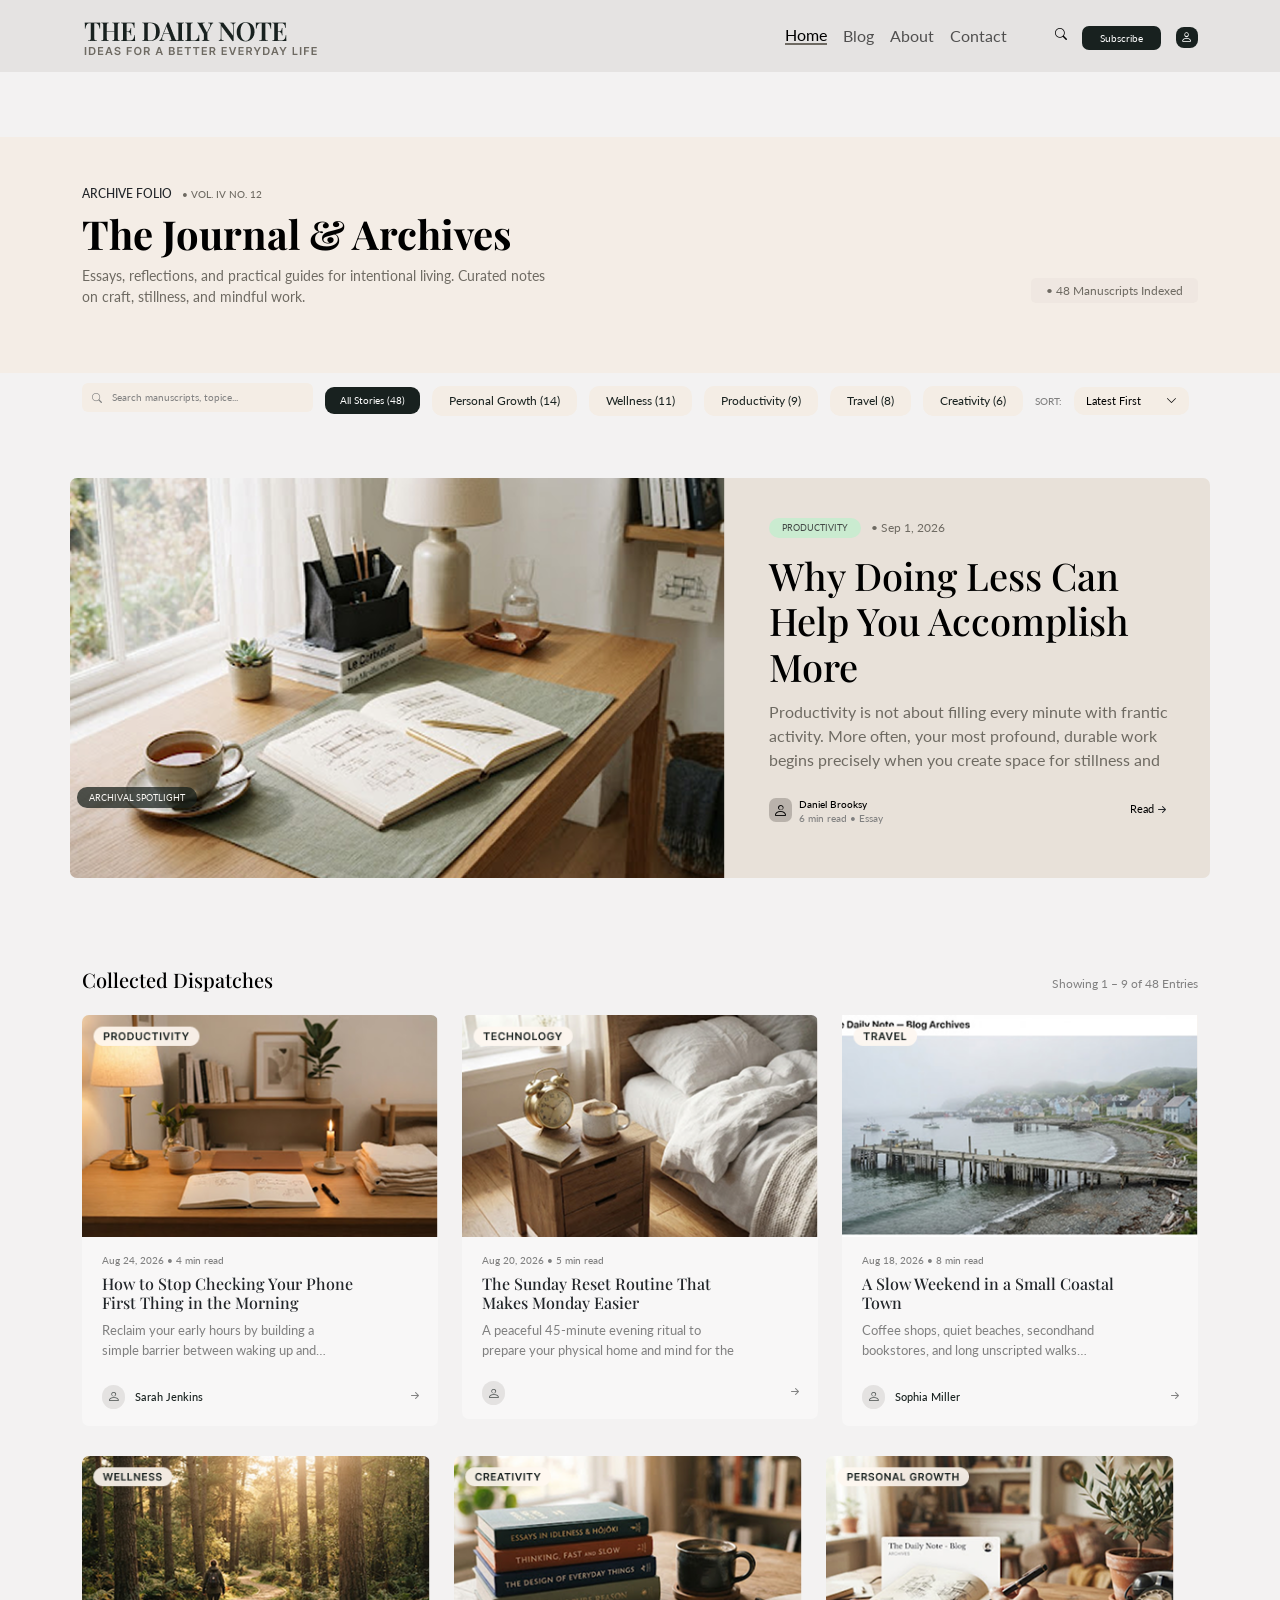
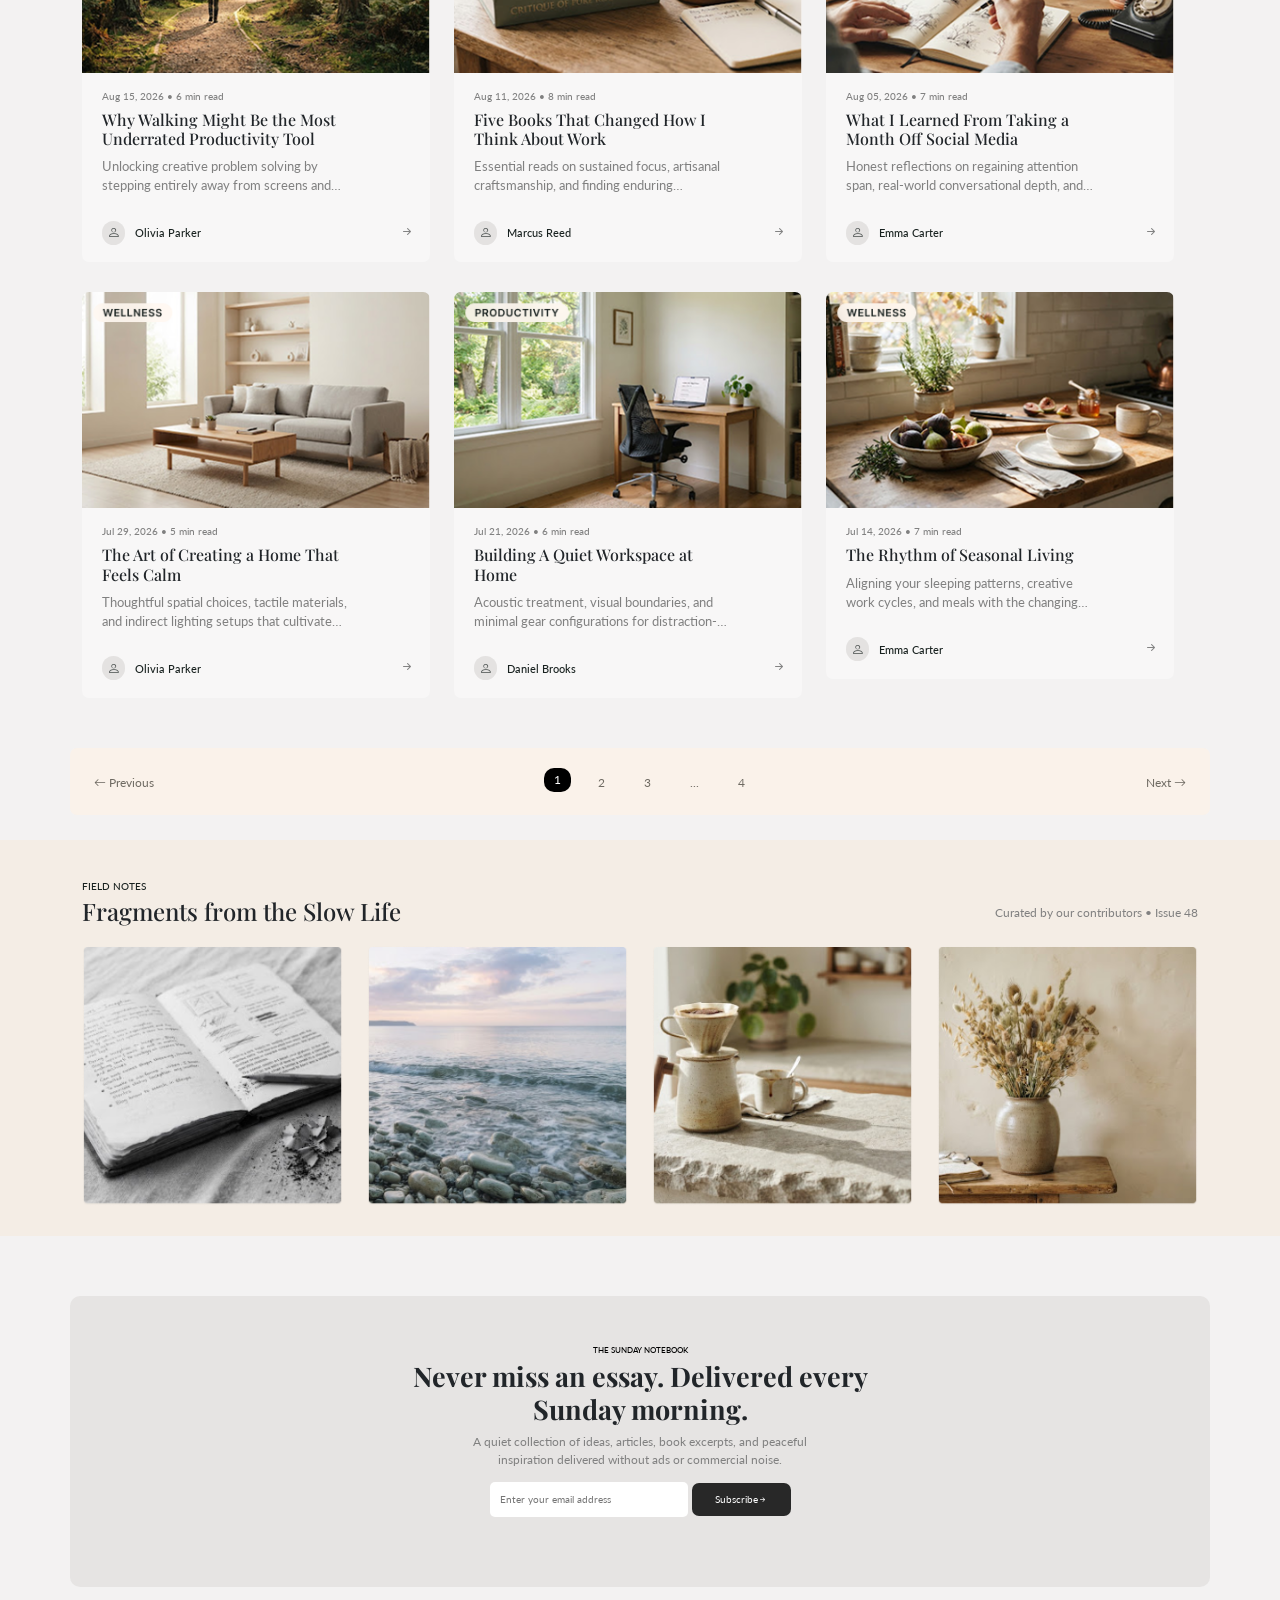
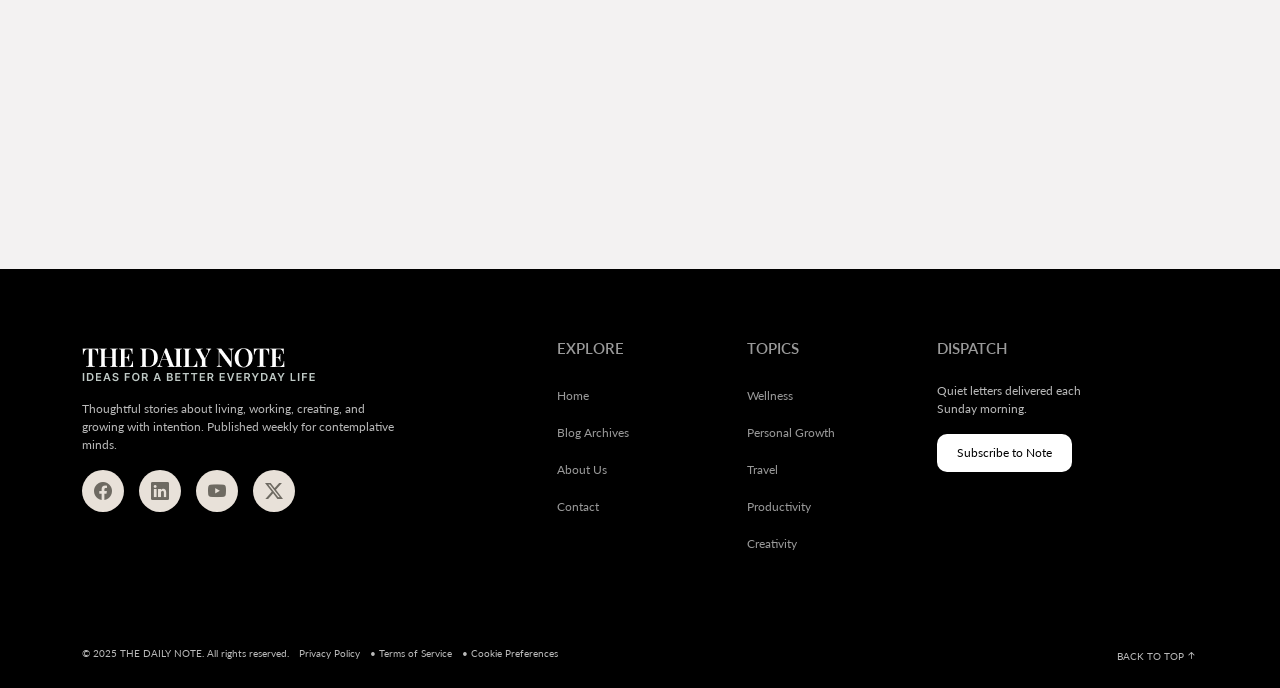
<file: index.html>
<!DOCTYPE html>
<html lang="en">
<head>
    <meta charset="UTF-8">
    <meta name="viewport" content="width=device-width, initial-scale=1.0">
    <title>Blog Website</title>
     <!------- CSS---------->
    <link rel="stylesheet" href="style.css">
    <link rel="stylesheet" href="responsive.css">
    <!-------Bootstrap Icon---------->
    <link rel="stylesheet" href="https://cdn.jsdelivr.net/npm/bootstrap-icons@1.13.1/font/bootstrap-icons.min.css">

    <!-------Bootstrap Css---------->
    <link rel="stylesheet" href="https://cdn.jsdelivr.net/npm/bootstrap@5.3.8/dist/css/bootstrap.min.css">
</head>
<body>
    <!-- Navbar -->
    <nav class="navbar navbar-expand-lg">
        <div class="container">
            <a class="navbar-brand" href="#"><img src="img/Link.png" alt="Logo"></a>

            <button class="navbar-toggler" type="button"
                data-bs-toggle="collapse" data-bs-target="#menu">
                <span class="navbar-toggler-icon"></span>
            </button>

            <div class="collapse navbar-collapse" id="menu">
                <ul class="navbar-nav ms-auto">
                   <a class="nav-link active" href="index.html">Home</a>
                    <li class="nav-item"><a class="nav-link" href="blog.html">Blog</a></li>
                    <li class="nav-item"><a class="nav-link" href="about.html">About</a></li>
                    <li class="nav-item"><a class="nav-link" href="contact.html">Contact</a></li>
                </ul>
            <div class="proson-nav">                
                <h6><i class="bi bi-search"></i></h6>
                <a href=""><span>Subscribe</span></a>
                <a href=""><i class="bi bi-person"></i></a>
            </div>
            </div>
        </div>
    </nav>
    
    <div class="header">
        <div class="container">
            <div class="row">
               <div class="col-lg-12 col-md-12 col-sm-12">
                <div class="header-area">
                    <h6>ARCHIVE FOLIO</h6>
                    <h5>• VOL. IV NO. 12</h5>
                </div>
                <div class="home">
                    <div>
                    <h1>The Journal & Archives</h1>
                    <p>Essays, reflections, and practical guides for intentional living. Curated notes<br>
                    on craft, stillness, and mindful work.</p>
                    </div>
                    <div class="for">
                        <a href="">• 48 Manuscripts Indexed</a>
                    </div>
                </div>
                </div>
            </div>
        </div>
    </div>
    <div class="container more">
        <div class="row">
            <div class="proson">
                <div class="proson-item">
                    <p><i class="bi bi-search"></i>Search manuscripts, topice...</p>
                    <span>All Stories (48)</span>
                    <a href="">Personal Growth (14)</a>
                    <a href="">Wellness (11)</a>
                    <a href="">Productivity (9)</a>
                    <a href="">Travel (8)</a>
                    <a href="">Creativity (6)</a>
                    <h6>SORT:</h6>
                    <button>Latest First<i class="bi bi-chevron-down"></i></button>
                </div>
            </div>
        </div>
    </div>

    <!---######### Hero Area ############-->
    <section class="space">
        <div class="container less">
            <div class="row">
                <div class="col-lg-7 col-md-7 col-sm-12">
                    <div class="hero-area">
                        <img class="img-fluid" src="img/Image (1).png" alt="">
                    </div>
                    <div class="hero">
                        <span>ARCHIVAL SPOTLIGHT</span>
                    </div>
                </div>
                <div class="col-lg-5 col-md-5 col-sm-12">
                    <div class="help">
                    <div class="heros-area">
                       <a href="">PRODUCTIVITY</a>
                       <span>• Sep 1, 2026</span>
                    </div>
                    <div class="heros">
                        <h2>Why Doing Less Can Help You Accomplish More</h2>
                        <p>Productivity is not about filling every minute with frantic
                        activity. More often, your most profound, durable work
                        begins precisely when you create space for stillness and</p>
                    </div>
                    <div class="doing">
                        <div class="doint-item">
                            <div>
                                <a href=""><i class="bi bi-person"></i></a>
                            </div>
                            <div class="reads">
                                <h6>Daniel Brooksy</h6>
                                <h5>6 min read • Essay</h5>
                            </div>
                        </div>
                        <div class="min">
                            <a href="">Read</a>
                            <i class="bi bi-arrow-right-short"></i>
                        </div>
                    </div>
                </div>
             </div>   
            </div>
        </div>
    </section>

    <!---######### Section 1 ############-->
    <section>
        <div class="container stop">
            <div class="row">
                <div class="col-lg-12 col-md-12 col-sm-12">
                    <div class="colleeted">
                        <h2>Collected Dispatches</h2>
                        <span>Showing 1 – 9 of 48 Entries</span>
                    </div>
                </div>
                <div class="col-lg-4 col-md-4 col-sm-12">
                    <div class="cheekings">
                        <img class="img-fluid" src="img/Background.png" alt="">
                    </div>
                    <div class="first">
                    <div>
                        <h6>Aug 24, 2026 • 4 min read</h6>
                        <h3>How to Stop Checking Your Phone<br> First Thing in the Morning</h3>
                        <p>Reclaim your early hours by building a<br> simple barrier between waking up and…</p>
                    </div>
                    <div class="yours">
                        <div class="sarah">
                            <a href=""><i class="bi bi-person"></i></a>
                            <h5>Sarah Jenkins</h5>
                        </div>
                        <div>
                           <i class="bi bi-arrow-right-short"></i> 
                        </div>
                    </div>
                    </div>
                </div>
                <div class="col-lg-4 col-md-4 col-sm-12">
                    <div class="cheekings">
                        <img class="img-fluid" src="img/Background (1).png" alt="">
                    </div>
                    <div class="first">
                    <div>
                        <h6>Aug 20, 2026 • 5 min read</h6>
                        <h3>The Sunday Reset Routine That<br>Makes Monday Easier</h3>
                        <p>A peaceful 45-minute evening ritual to<br>prepare your physical home and mind for the</p>
                    </div>
                    <div class="yours">
                        <div>
                            <a href=""><i class="bi bi-person"></i></a>
                        </div>
                        <div class="icon">
                           <i class="bi bi-arrow-right-short"></i> 
                        </div>
                    </div>
                    </div>
                </div>
                <div class="col-lg-4 col-md-4 col-sm-12">
                    <div class="cheeking">
                        <img class="img-fluid" src="img/Background (2).png" alt="">
                    </div>
                    <div class="first">
                    <div>
                        <h6>Aug 18, 2026 • 8 min read</h6>
                        <h3>A Slow Weekend in a Small Coastal <br>Town </h3>
                        <p>Coffee shops, quiet beaches, secondhand<br>bookstores, and long unscripted walks…</p>
                    </div>
                    <div class="yours">
                        <div class="sarah">
                            <a href=""><i class="bi bi-person"></i></a>
                            <h5>Sophia Miller</h5>
                        </div>
                        <div>
                           <i class="bi bi-arrow-right-short"></i> 
                        </div>
                    </div>
                    </div>
                </div>
                <div class="row">
                      <div class="col-lg-4 col-md-4 col-sm-12">
                    <div class="cheekings">
                        <img class="img-fluid" src="img/Background (3).png" alt="">
                    </div>
                    <div class="first">
                    <div>
                        <h6>Aug 15, 2026 • 6 min read</h6>
                        <h3>Why Walking Might Be the Most<br> Underrated Productivity Tool</h3>
                        <p>Unlocking creative problem solving by<br> stepping entirely away from screens and…</p>
                    </div>
                    <div class="yours">
                        <div class="sarah">
                            <a href=""><i class="bi bi-person"></i></a>
                            <h5>Olivia Parker</h5>
                        </div>
                        <div>
                           <i class="bi bi-arrow-right-short"></i> 
                        </div>
                    </div>
                    </div>
                </div>
                <div class="col-lg-4 col-md-4 col-sm-12">
                    <div class="cheekings">
                        <img class="img-fluid" src="img/Background (4).png" alt="">
                    </div>
                    <div class="first">
                    <div>
                        <h6>Aug 11, 2026 • 8 min read</h6>
                        <h3>Five Books That Changed How I<br>Think About Work</h3>
                        <p>Essential reads on sustained focus, artisanal<br>craftsmanship, and finding enduring…</p>
                    </div>
                    <div class="yours">
                        <div class="sarah">
                            <a href=""><i class="bi bi-person"></i></a>
                            <h5>Marcus Reed</h5>
                        </div>
                        <div class="icon">
                           <i class="bi bi-arrow-right-short"></i> 
                        </div>
                    </div>
                    </div>
                </div>
                <div class="col-lg-4 col-md-4 col-sm-12">
                    <div class="cheekingm">
                        <img class="img-fluid" src="img/Background (5).png" alt="">
                    </div>
                    <div class="first">
                    <div>
                        <h6>Aug 05, 2026 • 7 min read</h6>
                        <h3>What I Learned From Taking a<br>Month Off Social Media </h3>
                        <p>Honest reflections on regaining attention<br>span, real-world conversational depth, and…</p>
                    </div>
                    <div class="yours">
                        <div class="sarah">
                            <a href=""><i class="bi bi-person"></i></a>
                            <h5>Emma Carter</h5>
                        </div>
                        <div>
                           <i class="bi bi-arrow-right-short"></i> 
                        </div>
                    </div>
                    </div>
                </div>
                </div>
               <div class="row">
                    <div class="col-lg-4 col-md-4 col-sm-12">
                    <div class="cheekings">
                        <img class="img-fluid" src="img/Background (6).png" alt="">
                    </div>
                    <div class="first">
                    <div>
                        <h6>Jul 29, 2026 • 5 min read</h6>
                        <h3>The Art of Creating a Home That<br>Feels Calm</h3>
                        <p>Thoughtful spatial choices, tactile materials,<br>and indirect lighting setups that cultivate…</p>
                    </div>
                    <div class="yours">
                        <div class="sarah">
                            <a href=""><i class="bi bi-person"></i></a>
                            <h5>Olivia Parker</h5>
                        </div>
                        <div>
                           <i class="bi bi-arrow-right-short"></i> 
                        </div>
                    </div>
                    </div>
                </div>
                <div class="col-lg-4 col-md-4 col-sm-12">
                    <div class="cheekings">
                        <img class="img-fluid" src="img/Background (7).png" alt="">
                    </div>
                    <div class="first">
                    <div>
                        <h6>Jul 21, 2026 • 6 min read</h6>
                        <h3>Building A Quiet Workspace at<br>Home</h3>
                        <p>Acoustic treatment, visual boundaries, and<br>minimal gear configurations for distraction-…</p>
                    </div>
                    <div class="yours">
                        <div class="sarah">
                            <a href=""><i class="bi bi-person"></i></a>
                            <h5>Daniel Brooks</h5>
                        </div>
                        <div class="icon">
                           <i class="bi bi-arrow-right-short"></i> 
                        </div>
                    </div>
                    </div>
                </div>
                <div class="col-lg-4 col-md-4 col-sm-12">
                    <div class="cheekingm">
                        <img class="img-fluid" src="img/Background (8).png" alt="">
                    </div>
                    <div class="first">
                    <div>
                        <h6>Jul 14, 2026 • 7 min read</h6>
                        <h3>The Rhythm of Seasonal Living</h3>
                        <p>Aligning your sleeping patterns, creative<br>work cycles, and meals with the changing…</p>
                    </div>
                    <div class="yours">
                        <div class="sarah">
                            <a href=""><i class="bi bi-person"></i></a>
                            <h5>Emma Carter</h5>
                        </div>
                        <div>
                           <i class="bi bi-arrow-right-short"></i> 
                        </div>
                    </div>
                    </div>
                </div>
                </div> 
            </div>
        </div>
    </section>
    <!---######### Pagination ############-->
   <div class="container next">
    <nav aria-label="Page navigation">
        <ul class="pagination justify-content-between align-items-center">

            <li class="page-item">
                <a class="page-link" href="#">
                    <i class="bi bi-arrow-left"></i> Previous
                </a>
            </li>

            <div class="d-flex gap-3">
                <li class="page-item active">
                    <a class="page-link" href="#">1</a>
                </li>
                <li class="page-item">
                    <a class="page-link" href="#">2</a>
                </li>
                <li class="page-item">
                    <a class="page-link" href="#">3</a>
                </li>
                <li class="page-item">
                    <a class="page-link" href="#">...</a>
                </li>
                <li class="page-item">
                    <a class="page-link" href="#">4</a>
                </li>
            </div>

            <li class="page-item">
                <a class="page-link" href="#">
                    Next <i class="bi bi-arrow-right"></i>
                </a>
            </li>

        </ul>
    </nav>
</div>

    <!---######### Section 4 ############-->
   <section class="our">
    <div class="container">
        <div class="row">

            <div class="col-12">
                <div class="form-life">
                    <div>
                        <h6>FIELD NOTES</h6>
                        <h2>Fragments from the Slow Life</h2>
                    </div>

                    <div class="issue">
                        <span>Curated by our contributors • Issue 48</span>
                    </div>
                </div>
            </div>

            <div class="col-lg-3 col-md-3 col-6">
                <div class="contributors">
                    <img class="img-fluid" src="img/Background+Shadow.png" alt="">
                </div>
            </div>

            <div class="col-lg-3 col-md-3 col-6">
                <div class="contributors">
                    <img class="img-fluid" src="img/Background+Shadow (1).png" alt="">
                </div>
            </div>

            <div class="col-lg-3 col-md-3 col-6">
                <div class="contributors">
                    <img class="img-fluid" src="img/Background+Shadow (2).png" alt="">
                </div>
            </div>

            <div class="col-lg-3 col-md-3 col-6">
                <div class="contributors">
                    <img class="img-fluid" src="img/Background+Shadow (3).png" alt="">
                </div>
            </div>

        </div>
    </div>
</section>

    <!---######### Section 5 ############-->
    <section>
        <div class="container sunday">
            <div class="row">
                <div class="col-lg-12 col-md-12 col-sm-12">
                    <div class="navers">
                        <h6>THE SUNDAY NOTEBOOK</h6>
                        <h2>Never miss an essay. Delivered every<br> Sunday morning.</h2>
                        <p>A quiet collection of ideas, articles, book excerpts, and peaceful<br> inspiration delivered without ads or commercial noise.</p>
                        <input type="text" placeholder="Enter your email address">
                        <button>Subscribe<i class="bi bi-arrow-right-short"></i></button>
                    </div>
                </div>
            </div>
        </div>
    </section>

     <!---######### Footer ############-->
    <footer class="footer-section">
    <div class="container">
        <div class="row gy-4">

            <!-- About -->
            <div class="col-lg-5 col-md-5">
                <img src="img/Container.png" alt="">
                <div class="footer-text">
                <p>
                   Thoughtful stories about living, working, creating, and<br>growing with intention. Published weekly for contemplative<br>minds.
                </p>
                </div>
                <div class="social-icons">
                    <a href="#"><i class="bi bi-facebook"></i></a>
                    <a href="#"><i class="bi bi-linkedin"></i></a>
                    <a href="#"><i class="bi bi-youtube"></i></a>
                    <a href="#"><i class="bi bi-twitter-x"></i></a>
                </div>
            </div>

            <!-- Quick Links -->
            <div class="col-lg-2 col-md-2">
                <h4>EXPLORE</h4>
                <ul>
                    <li><a href="#">Home</a></li>
                    <li><a href="blog.html">Blog Archives</a></li>
                    <li><a href="about.html">About Us</a></li>
                    <li><a href="contact.html">Contact</a></li>
                </ul>
            </div>

            <!-- Services -->
            <div class="col-lg-2 col-md-2">
                <h4>TOPICS</h4>
                <ul>
                    <li><a href="#">Wellness</a></li>
                    <li><a href="#">Personal Growth</a></li>
                    <li><a href="#">Travel</a></li>
                    <li><a href="#">Productivity</a></li>
                    <li><a href="#">Creativity</a></li>
                </ul>
            </div>

            <!-- Newsletter -->
            <div class="col-lg-3 col-md-3">
                <h4>DISPATCH</h4>
                <div class="footer-text">
                <p>
                    Quiet letters delivered each<br>Sunday morning.
                </p>
                <button>Subscribe to Note</button>
            </div>
            </div>
        </div>
    </div>

    <!-- Copyright -->
    <div class="footer-bottom">
        <div class="container">
            <div class="row align-items-center gy-2">
                <div class="col-md-6 terms">
                    <p>© 2025 THE DAILY NOTE. All rights reserved.</p>
                    <a href="">Privacy Policy</a>
                    <a href="">• Terms of Service</a>
                    <a href="">• Cookie Preferences</a>
                </div>

                <div class="col-md-6 text-md-end">
                    <a href="#">BACK TO TOP<i class="bi bi-arrow-up-short"></i></a>
                </div>
            </div>
        </div>
    </div>
</footer>
   <!-------Bootstrap Js---------->
    <script src="https://cdn.jsdelivr.net/npm/bootstrap@5.3.8/dist/js/bootstrap.bundle.min.js"></script>  
</body>
</html>
</file>
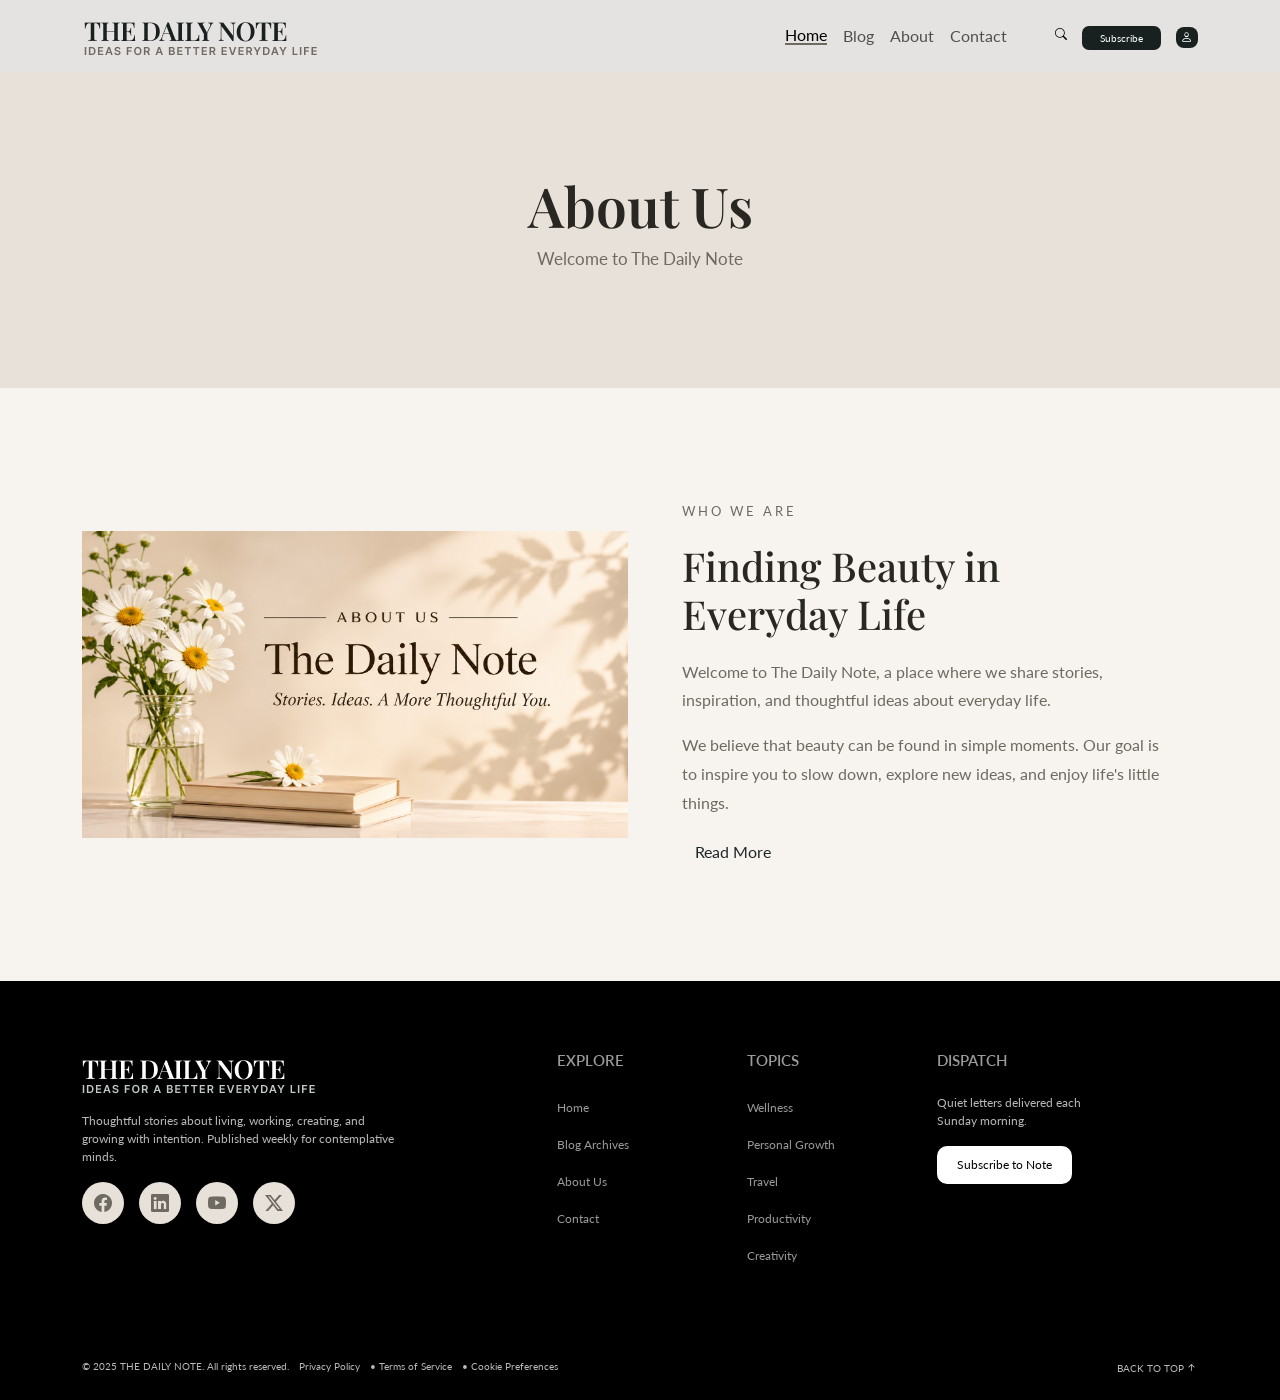
<file: about.html>
<!DOCTYPE html>
<html lang="en">
<head>
    <meta charset="UTF-8">
    <meta name="viewport" content="width=device-width, initial-scale=1.0">
    <title>Blog Website</title>
     <!------- CSS---------->
    <link rel="stylesheet" href="style.css">
    <link rel="stylesheet" href="responsive.css">
    <!-------Bootstrap Icon---------->
    <link rel="stylesheet" href="https://cdn.jsdelivr.net/npm/bootstrap-icons@1.13.1/font/bootstrap-icons.min.css">

    <!-------Bootstrap Css---------->
    <link rel="stylesheet" href="https://cdn.jsdelivr.net/npm/bootstrap@5.3.8/dist/css/bootstrap.min.css">
</head>
<body>
    <!-- Navbar -->
    <nav class="navbar navbar-expand-lg">
        <div class="container">
            <a class="navbar-brand" href="#"><img src="img/Link.png" alt="Logo"></a>

            <button class="navbar-toggler" type="button"
                data-bs-toggle="collapse" data-bs-target="#menu">
                <span class="navbar-toggler-icon"></span>
            </button>

            <div class="collapse navbar-collapse" id="menu">
                <ul class="navbar-nav ms-auto">
                   <a class="nav-link active" href="index.html">Home</a>
                    <li class="nav-item"><a class="nav-link" href="blog.html">Blog</a></li>
                    <li class="nav-item"><a class="nav-link" href="about.html">About</a></li>
                    <li class="nav-item"><a class="nav-link" href="contact.html">Contact</a></li>
                </ul>
            <div class="proson-nav">                
                <h6><i class="bi bi-search"></i></h6>
                <a href=""><span>Subscribe</span></a>
                <a href=""><i class="bi bi-person"></i></a>
            </div>
            </div>
        </div>
    </nav>
<!-- Section 1: About Banner -->
<section class="about-banner">
    <div class="container text-center">
        <h1>About Us</h1>
        <p>Welcome to The Daily Note</p>
    </div>
</section>

<!-- Section 2: About Content -->
<section class="about-section">
    <div class="container">
        <div class="row align-items-center">

            <div class="col-lg-6 col-md-6 col-12">
                <img src="img/The Daily Note About Banner.png"
                     class="img-fluid about-img"
                     alt="Beautiful Flowers">
            </div>

            <div class="col-lg-6 col-md-6 col-12">
                <div class="about-content">
                    <span>WHO WE ARE</span>

                    <h2>Finding Beauty in Everyday Life</h2>

                    <p>
                        Welcome to The Daily Note, a place where we share
                        stories, inspiration, and thoughtful ideas about
                        everyday life.
                    </p>

                    <p>
                        We believe that beauty can be found in simple
                        moments. Our goal is to inspire you to slow down,
                        explore new ideas, and enjoy life's little things.
                    </p>

                    <a href="#" class="btn about-btn">Read More</a>
                </div>
            </div>

        </div>
    </div>
</section>

     <!---######### Footer ############-->
    <footer class="footer-section">
    <div class="container">
        <div class="row gy-4">

            <!-- About -->
            <div class="col-lg-5 col-md-5">
                <img src="img/Container.png" alt="">
                <div class="footer-text">
                <p>
                   Thoughtful stories about living, working, creating, and<br>growing with intention. Published weekly for contemplative<br>minds.
                </p>
                </div>
                <div class="social-icons">
                    <a href="#"><i class="bi bi-facebook"></i></a>
                    <a href="#"><i class="bi bi-linkedin"></i></a>
                    <a href="#"><i class="bi bi-youtube"></i></a>
                    <a href="#"><i class="bi bi-twitter-x"></i></a>
                </div>
            </div>

            <!-- Quick Links -->
            <div class="col-lg-2 col-md-2">
                <h4>EXPLORE</h4>
                <ul>
                    <li><a href="index.html">Home</a></li>
                    <li><a href="blog.html">Blog Archives</a></li>
                    <li><a href="about.html">About Us</a></li>
                    <li><a href="contact.html">Contact</a></li>
                </ul>
            </div>

            <!-- Services -->
            <div class="col-lg-2 col-md-2">
                <h4>TOPICS</h4>
                <ul>
                    <li><a href="#">Wellness</a></li>
                    <li><a href="#">Personal Growth</a></li>
                    <li><a href="#">Travel</a></li>
                    <li><a href="#">Productivity</a></li>
                    <li><a href="#">Creativity</a></li>
                </ul>
            </div>

            <!-- Newsletter -->
            <div class="col-lg-3 col-md-3">
                <h4>DISPATCH</h4>
                <div class="footer-text">
                <p>
                    Quiet letters delivered each<br>Sunday morning.
                </p>
                <button>Subscribe to Note</button>
            </div>
            </div>
        </div>
    </div>

    <!-- Copyright -->
    <div class="footer-bottom">
        <div class="container">
            <div class="row align-items-center gy-2">
                <div class="col-md-6 terms">
                    <p>© 2025 THE DAILY NOTE. All rights reserved.</p>
                    <a href="">Privacy Policy</a>
                    <a href="">• Terms of Service</a>
                    <a href="">• Cookie Preferences</a>
                </div>

                <div class="col-md-6 text-md-end">
                    <a href="#">BACK TO TOP<i class="bi bi-arrow-up-short"></i></a>
                </div>
            </div>
        </div>
    </div>
</footer>
   <!-------Bootstrap Js---------->
    <script src="https://cdn.jsdelivr.net/npm/bootstrap@5.3.8/dist/js/bootstrap.bundle.min.js"></script>  
</body>
</html>
</file>
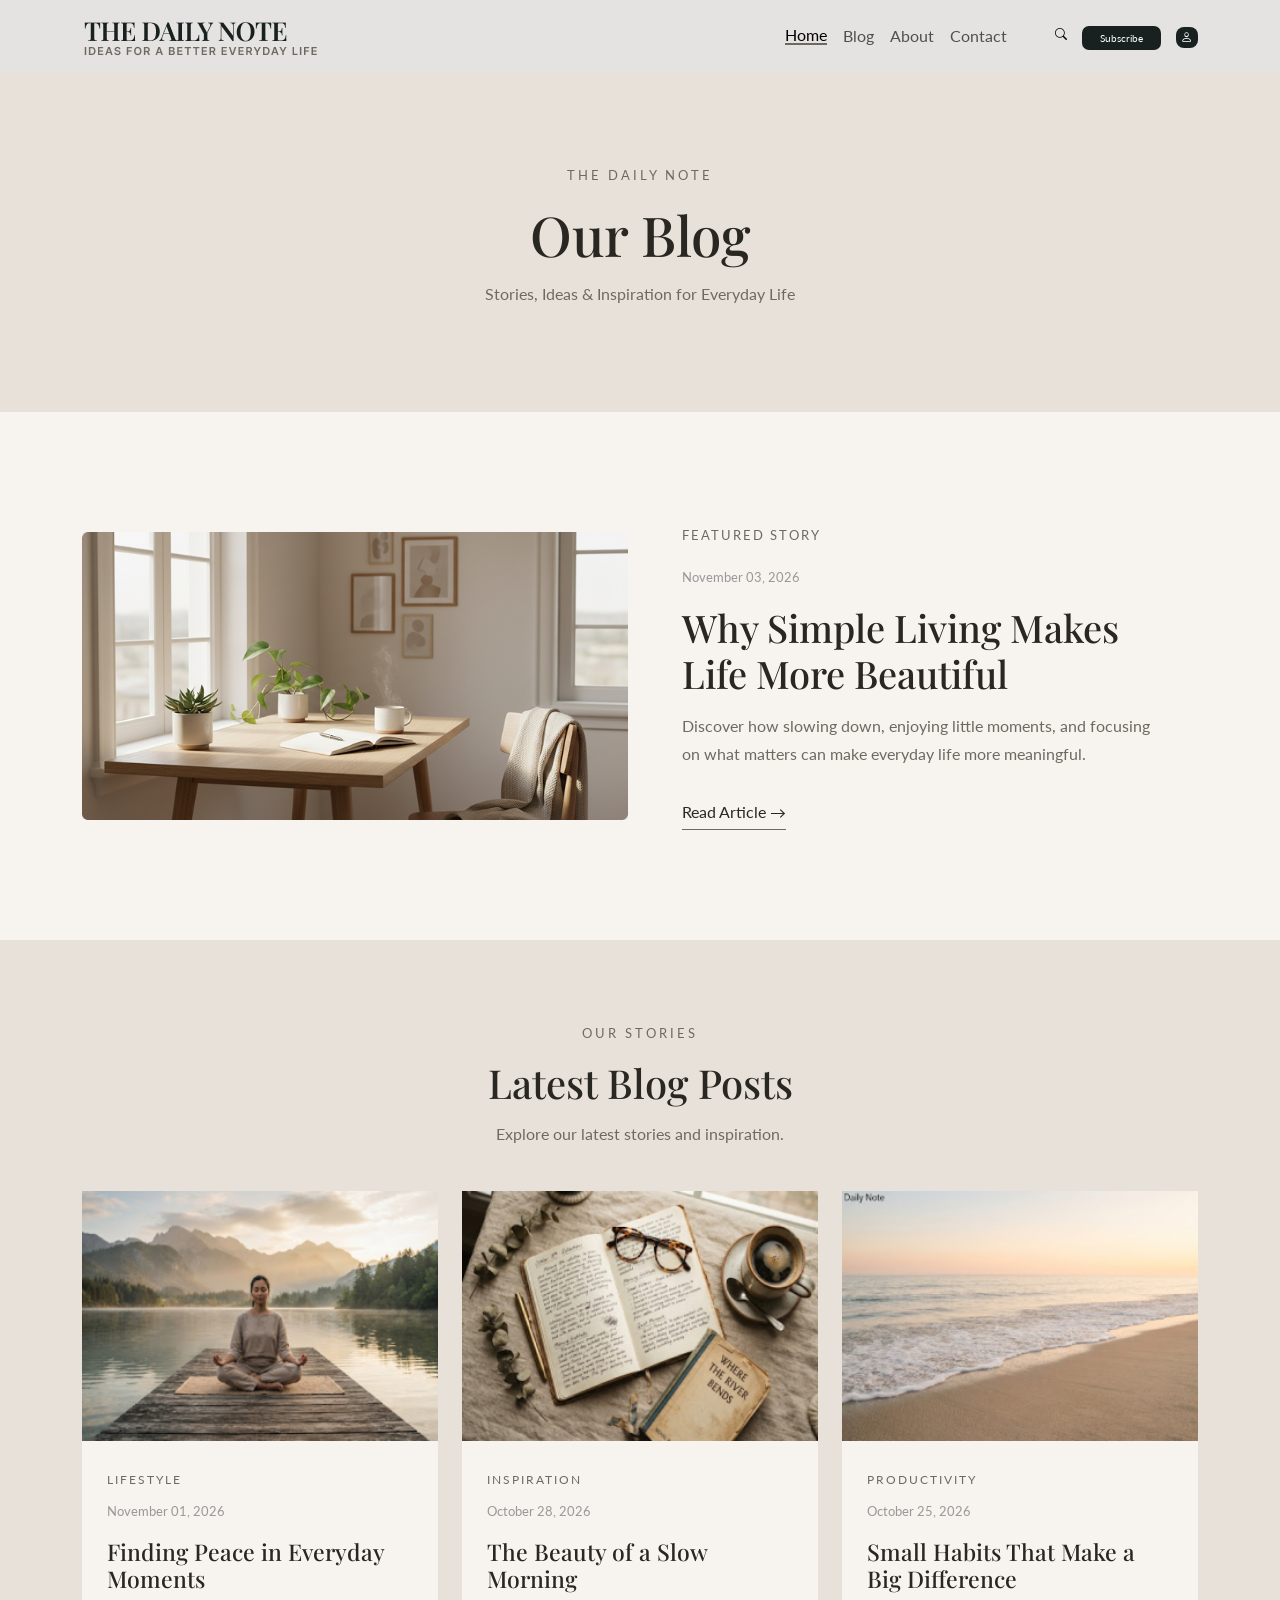
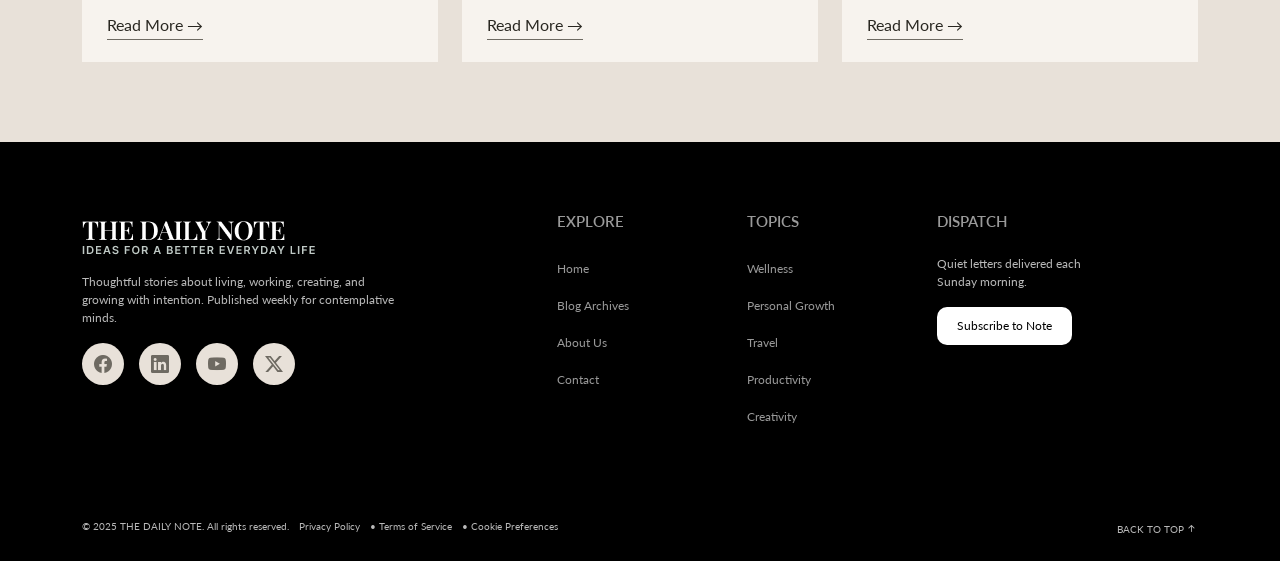
<file: blog.html>
<!DOCTYPE html>
<html lang="en">
<head>
    <meta charset="UTF-8">
    <meta name="viewport" content="width=device-width, initial-scale=1.0">
    <title>Blog Website</title>
     <!------- CSS---------->
    <link rel="stylesheet" href="style.css">
    <link rel="stylesheet" href="responsive.css">
    <!-------Bootstrap Icon---------->
    <link rel="stylesheet" href="https://cdn.jsdelivr.net/npm/bootstrap-icons@1.13.1/font/bootstrap-icons.min.css">

    <!-------Bootstrap Css---------->
    <link rel="stylesheet" href="https://cdn.jsdelivr.net/npm/bootstrap@5.3.8/dist/css/bootstrap.min.css">
</head>
<body>
    <!-- Navbar -->
    <nav class="navbar navbar-expand-lg">
        <div class="container">
            <a class="navbar-brand" href="#"><img src="img/Link.png" alt="Logo"></a>

            <button class="navbar-toggler" type="button"
                data-bs-toggle="collapse" data-bs-target="#menu">
                <span class="navbar-toggler-icon"></span>
            </button>

            <div class="collapse navbar-collapse" id="menu">
                <ul class="navbar-nav ms-auto">
                   <a class="nav-link active" href="index.html">Home</a>
                    <li class="nav-item"><a class="nav-link" href="blog.html">Blog</a></li>
                    <li class="nav-item"><a class="nav-link" href="about.html">About</a></li>
                    <li class="nav-item"><a class="nav-link" href="#contact">Contact</a></li>
                </ul>
            <div class="proson-nav">                
                <h6><i class="bi bi-search"></i></h6>
                <a href=""><span>Subscribe</span></a>
                <a href=""><i class="bi bi-person"></i></a>
            </div>
            </div>
        </div>
    </nav>


    <!-- Section 1: Blog Banner -->
<section class="blog-banner">
    <div class="container text-center">
        <span>THE DAILY NOTE</span>
        <h1>Our Blog</h1>
        <p>Stories, Ideas & Inspiration for Everyday Life</p>
    </div>
</section>


<!-- Section 2: Featured Blog -->
<section class="featured-blog">
    <div class="container">
        <div class="row align-items-center">

            <div class="col-lg-6 col-md-6 col-12">
                <img src="img/Inline Image.png"
                     class="img-fluid featured-img"
                     alt="Featured Blog">
            </div>

            <div class="col-lg-6 col-md-6 col-12">
                <div class="featured-content">
                    <span class="category">FEATURED STORY</span>
                    <p class="date">November 03, 2026</p>

                    <h2>Why Simple Living Makes Life More Beautiful</h2>

                    <p>
                        Discover how slowing down, enjoying little moments,
                        and focusing on what matters can make everyday life
                        more meaningful.
                    </p>

                    <a href="#" class="read-more">Read Article →</a>
                </div>
            </div>

        </div>
    </div>
</section>


<!-- Section 3: Latest Blog Posts -->
<section class="latest-blog">
    <div class="container">

        <div class="blog-heading text-center">
            <span>OUR STORIES</span>
            <h2>Latest Blog Posts</h2>
            <p>Explore our latest stories and inspiration.</p>
        </div>

        <div class="row g-4">

            <!-- Blog 1 -->
            <div class="col-lg-4 col-md-6 col-12">
                <div class="blog-card">
                    <img src="img/Frame.png" class="img-fluid" alt="Nature">
                    <div class="blog-card-content">
                        <span>LIFESTYLE</span>
                        <p>November 01, 2026</p>
                        <h3>Finding Peace in Everyday Moments</h3>
                        <a href="#">Read More →</a>
                    </div>
                </div>
            </div>

            <!-- Blog 2 -->
            <div class="col-lg-4 col-md-6 col-12">
                <div class="blog-card">
                    <img src="img/Frame (1).png" class="img-fluid" alt="Flowers">
                    <div class="blog-card-content">
                        <span>INSPIRATION</span>
                        <p>October 28, 2026</p>
                        <h3>The Beauty of a Slow Morning</h3>
                        <a href="#">Read More →</a>
                    </div>
                </div>
            </div>

            <!-- Blog 3 -->
            <div class="col-lg-4 col-md-6 col-12">
                <div class="blog-card">
                    <img src="img/Frame (2).png" class="img-fluid" alt="Books">
                    <div class="blog-card-content">
                        <span>PRODUCTIVITY</span>
                        <p>October 25, 2026</p>
                        <h3>Small Habits That Make a Big Difference</h3>
                        <a href="#">Read More →</a>
                    </div>
                </div>
            </div>

        </div>
    </div>
</section>

     <!---######### Footer ############-->
    <footer class="footer-section">
    <div class="container">
        <div class="row gy-4">

            <!-- About -->
            <div class="col-lg-5 col-md-5">
                <img src="img/Container.png" alt="">
                <div class="footer-text">
                <p>
                   Thoughtful stories about living, working, creating, and<br>growing with intention. Published weekly for contemplative<br>minds.
                </p>
                </div>
                <div class="social-icons">
                    <a href="#"><i class="bi bi-facebook"></i></a>
                    <a href="#"><i class="bi bi-linkedin"></i></a>
                    <a href="#"><i class="bi bi-youtube"></i></a>
                    <a href="#"><i class="bi bi-twitter-x"></i></a>
                </div>
            </div>

            <!-- Quick Links -->
            <div class="col-lg-2 col-md-2">
                <h4>EXPLORE</h4>
                <ul>
                    <li><a href="index.html">Home</a></li>
                    <li><a href="blog.html">Blog Archives</a></li>
                    <li><a href="about.html">About Us</a></li>
                    <li><a href="#">Contact</a></li>
                </ul>
            </div>

            <!-- Services -->
            <div class="col-lg-2 col-md-2">
                <h4>TOPICS</h4>
                <ul>
                    <li><a href="#">Wellness</a></li>
                    <li><a href="#">Personal Growth</a></li>
                    <li><a href="#">Travel</a></li>
                    <li><a href="#">Productivity</a></li>
                    <li><a href="#">Creativity</a></li>
                </ul>
            </div>

            <!-- Newsletter -->
            <div class="col-lg-3 col-md-3">
                <h4>DISPATCH</h4>
                <div class="footer-text">
                <p>
                    Quiet letters delivered each<br>Sunday morning.
                </p>
                <button>Subscribe to Note</button>
            </div>
            </div>
        </div>
    </div>

    <!-- Copyright -->
    <div class="footer-bottom">
        <div class="container">
            <div class="row align-items-center gy-2">
                <div class="col-md-6 terms">
                    <p>© 2025 THE DAILY NOTE. All rights reserved.</p>
                    <a href="">Privacy Policy</a>
                    <a href="">• Terms of Service</a>
                    <a href="">• Cookie Preferences</a>
                </div>

                <div class="col-md-6 text-md-end">
                    <a href="#">BACK TO TOP<i class="bi bi-arrow-up-short"></i></a>
                </div>
            </div>
        </div>
    </div>
</footer>
   <!-------Bootstrap Js---------->
    <script src="https://cdn.jsdelivr.net/npm/bootstrap@5.3.8/dist/js/bootstrap.bundle.min.js"></script>  
</body>
</html>
</file>
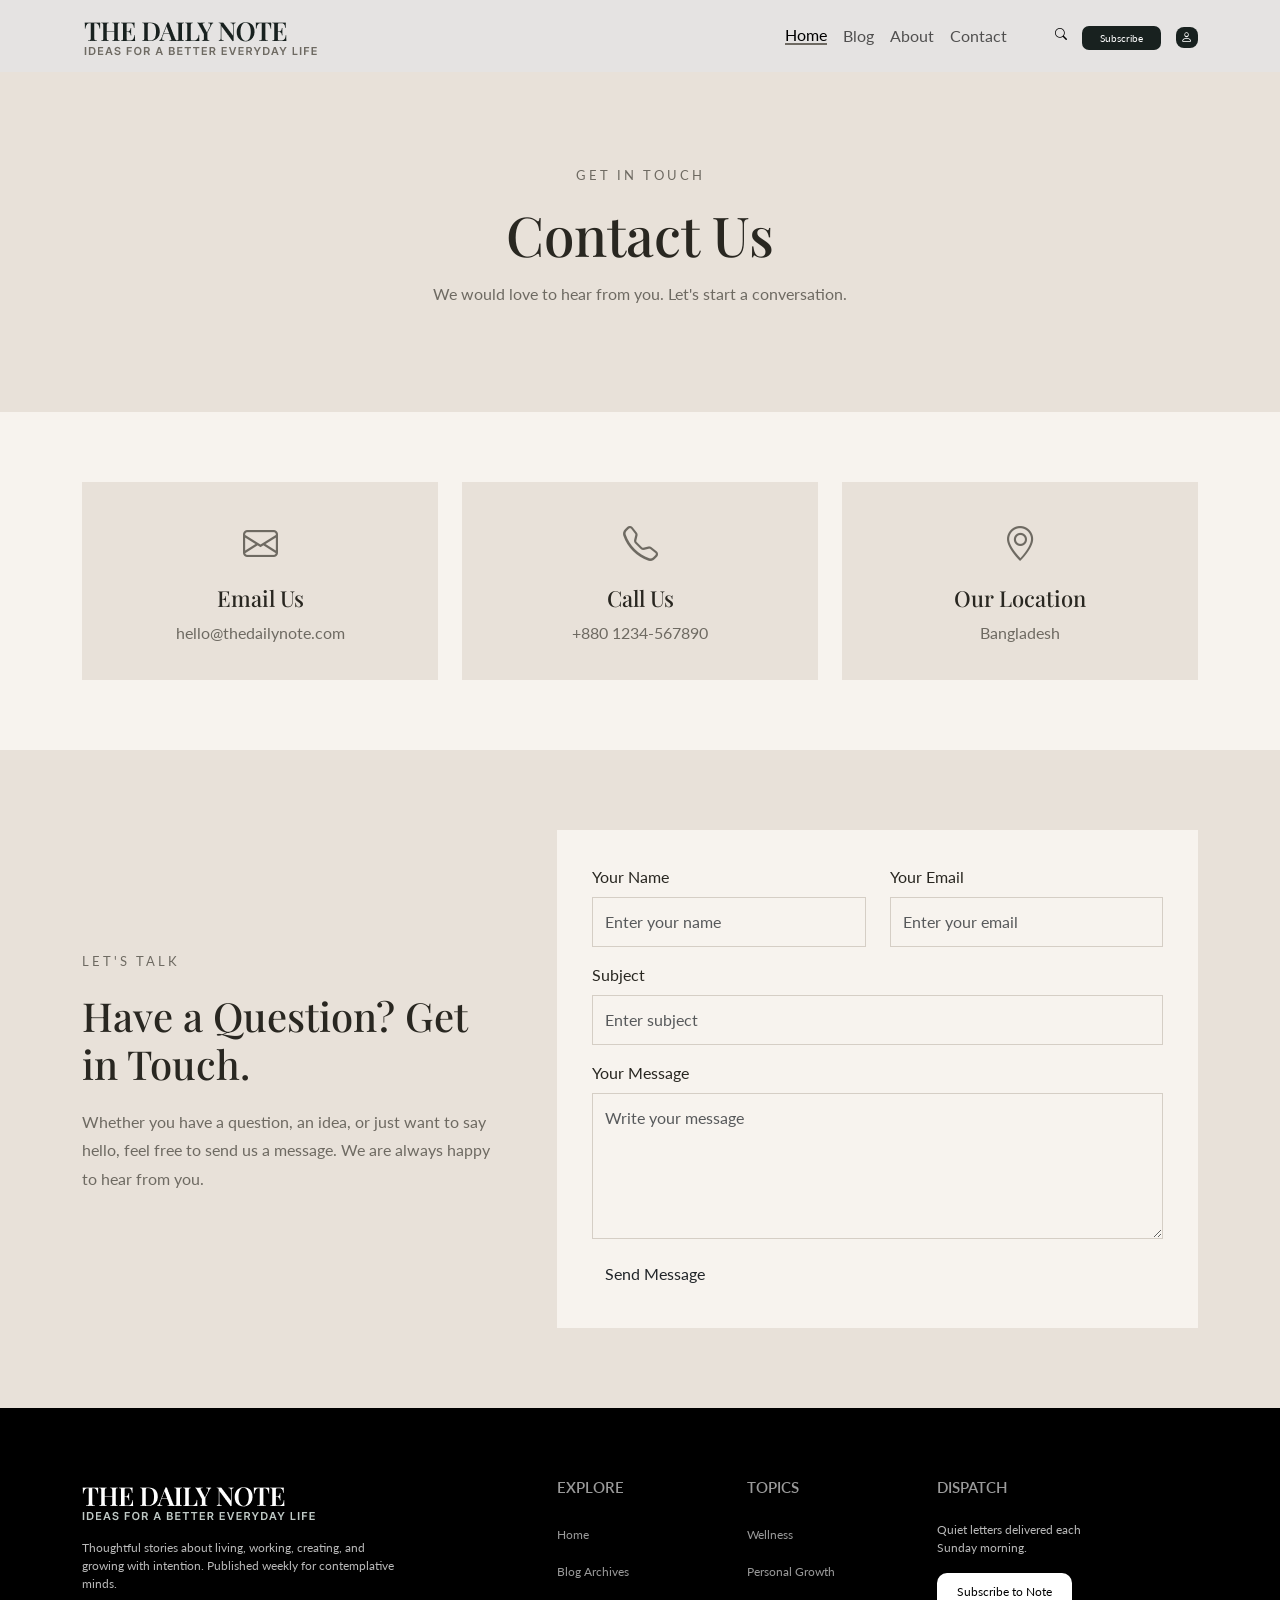
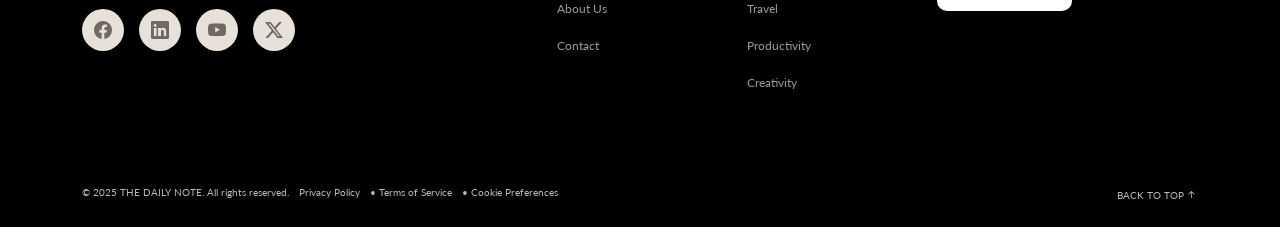
<file: contact.html>
<!DOCTYPE html>
<html lang="en">
<head>
    <meta charset="UTF-8">
    <meta name="viewport" content="width=device-width, initial-scale=1.0">
    <title>Blog Website</title>
     <!------- CSS---------->
    <link rel="stylesheet" href="style.css">
    <link rel="stylesheet" href="responsive.css">
    <!-------Bootstrap Icon---------->
    <link rel="stylesheet" href="https://cdn.jsdelivr.net/npm/bootstrap-icons@1.13.1/font/bootstrap-icons.min.css">

    <!-------Bootstrap Css---------->
    <link rel="stylesheet" href="https://cdn.jsdelivr.net/npm/bootstrap@5.3.8/dist/css/bootstrap.min.css">
</head>
<body>
    <!-- Navbar -->
    <nav class="navbar navbar-expand-lg">
        <div class="container">
            <a class="navbar-brand" href="#"><img src="img/Link.png" alt="Logo"></a>

            <button class="navbar-toggler" type="button"
                data-bs-toggle="collapse" data-bs-target="#menu">
                <span class="navbar-toggler-icon"></span>
            </button>

            <div class="collapse navbar-collapse" id="menu">
                <ul class="navbar-nav ms-auto">
                   <a class="nav-link active" href="index.html">Home</a>
                    <li class="nav-item"><a class="nav-link" href="blog.html">Blog</a></li>
                    <li class="nav-item"><a class="nav-link" href="about.html">About</a></li>
                    <li class="nav-item"><a class="nav-link" href="contact.html">Contact</a></li>
                </ul>
            <div class="proson-nav">                
                <h6><i class="bi bi-search"></i></h6>
                <a href=""><span>Subscribe</span></a>
                <a href=""><i class="bi bi-person"></i></a>
            </div>
            </div>
        </div>
    </nav>


    <!-- Section 1: Contact Banner -->
<section class="contact-banner">
    <div class="container text-center">
        <span>GET IN TOUCH</span>
        <h1>Contact Us</h1>
        <p>We would love to hear from you. Let's start a conversation.</p>
    </div>
</section>


<!-- Section 2: Contact Information -->
<section class="contact-info">
    <div class="container">
        <div class="row g-4">

            <div class="col-lg-4 col-md-4 col-12">
                <div class="info-box text-center">
                    <i class="bi bi-envelope"></i>
                    <h3>Email Us</h3>
                    <p>hello@thedailynote.com</p>
                </div>
            </div>

            <div class="col-lg-4 col-md-4 col-12">
                <div class="info-box text-center">
                    <i class="bi bi-telephone"></i>
                    <h3>Call Us</h3>
                    <p>+880 1234-567890</p>
                </div>
            </div>

            <div class="col-lg-4 col-md-4 col-12">
                <div class="info-box text-center">
                    <i class="bi bi-geo-alt"></i>
                    <h3>Our Location</h3>
                    <p>Bangladesh</p>
                </div>
            </div>

        </div>
    </div>
</section>


<!-- Section 3: Contact Form -->
<section class="contact-form-section">
    <div class="container">
        <div class="row align-items-center">

            <div class="col-lg-5 col-md-5 col-12">
                <div class="contact-text">
                    <span>LET'S TALK</span>
                    <h2>Have a Question? Get in Touch.</h2>
                    <p>
                        Whether you have a question, an idea, or just want
                        to say hello, feel free to send us a message.
                        We are always happy to hear from you.
                    </p>
                </div>
            </div>

            <div class="col-lg-7 col-md-7 col-12">
                <form class="contact-form">

                    <div class="row">
                        <div class="col-md-6 mb-3">
                            <label>Your Name</label>
                            <input type="text" class="form-control"
                                placeholder="Enter your name">
                        </div>

                        <div class="col-md-6 mb-3">
                            <label>Your Email</label>
                            <input type="email" class="form-control"
                                placeholder="Enter your email">
                        </div>
                    </div>

                    <div class="mb-3">
                        <label>Subject</label>
                        <input type="text" class="form-control"
                            placeholder="Enter subject">
                    </div>

                    <div class="mb-3">
                        <label>Your Message</label>
                        <textarea class="form-control" rows="5"
                            placeholder="Write your message"></textarea>
                    </div>

                    <button type="submit" class="btn contact-btn">
                        Send Message
                    </button>

                </form>
            </div>

        </div>
    </div>
</section>

     <!---######### Footer ############-->
    <footer class="footer-section">
    <div class="container">
        <div class="row gy-4">

            <!-- About -->
            <div class="col-lg-5 col-md-5">
                <img src="img/Container.png" alt="">
                <div class="footer-text">
                <p>
                   Thoughtful stories about living, working, creating, and<br>growing with intention. Published weekly for contemplative<br>minds.
                </p>
                </div>
                <div class="social-icons">
                    <a href="#"><i class="bi bi-facebook"></i></a>
                    <a href="#"><i class="bi bi-linkedin"></i></a>
                    <a href="#"><i class="bi bi-youtube"></i></a>
                    <a href="#"><i class="bi bi-twitter-x"></i></a>
                </div>
            </div>

            <!-- Quick Links -->
            <div class="col-lg-2 col-md-2">
                <h4>EXPLORE</h4>
                <ul>
                    <li><a href="index.html">Home</a></li>
                    <li><a href="blog.html">Blog Archives</a></li>
                    <li><a href="about.html">About Us</a></li>
                    <li><a href="contact.html">Contact</a></li>
                </ul>
            </div>

            <!-- Services -->
            <div class="col-lg-2 col-md-2">
                <h4>TOPICS</h4>
                <ul>
                    <li><a href="#">Wellness</a></li>
                    <li><a href="#">Personal Growth</a></li>
                    <li><a href="#">Travel</a></li>
                    <li><a href="#">Productivity</a></li>
                    <li><a href="#">Creativity</a></li>
                </ul>
            </div>

            <!-- Newsletter -->
            <div class="col-lg-3 col-md-3">
                <h4>DISPATCH</h4>
                <div class="footer-text">
                <p>
                    Quiet letters delivered each<br>Sunday morning.
                </p>
                <button>Subscribe to Note</button>
            </div>
            </div>
        </div>
    </div>

    <!-- Copyright -->
    <div class="footer-bottom">
        <div class="container">
            <div class="row align-items-center gy-2">
                <div class="col-md-6 terms">
                    <p>© 2025 THE DAILY NOTE. All rights reserved.</p>
                    <a href="">Privacy Policy</a>
                    <a href="">• Terms of Service</a>
                    <a href="">• Cookie Preferences</a>
                </div>

                <div class="col-md-6 text-md-end">
                    <a href="#">BACK TO TOP<i class="bi bi-arrow-up-short"></i></a>
                </div>
            </div>
        </div>
    </div>
</footer>
   <!-------Bootstrap Js---------->
    <script src="https://cdn.jsdelivr.net/npm/bootstrap@5.3.8/dist/js/bootstrap.bundle.min.js"></script>  
</body>
</html>
</file>
<file: style.css>
@import url("https://fonts.googleapis.com/css2?family=Playfair+Display:ital,wght@0,400..900;1,400..900&display=swap");
@import url("https://fonts.googleapis.com/css2?family=Lato:ital,wght@0,100;0,300;0,400;0,700;0,900;1,100;1,300;1,400;1,700;1,900&family=Playfair+Display:ital,wght@0,400..900;1,400..900&display=swap");
* {
  margin: 0px;
  padding: 0px;
  font-family: "Lato", sans-serif;
}
h1,
h2,
h3 {
  font-family: "Playfair Display", serif;
}
body {
  background-color: #6e6a6215 !important;
}
.collapse {
  display: flex;
  align-items: center;
  gap: 40px;
}
.proson-nav {
  display: flex;
  align-items: center;
  gap: 15px;
}
.proson-nav a {
  text-decoration: none;
  color: #434846;
}
.navbar .nav-link.active {
  display: inline-block;
  border-bottom: 2px solid #6e6a62;
  padding-bottom: 0 !important;
  margin-bottom: 0;
  line-height: 1;
  margin-top: 3px;
}
.navbar .nav-link.active {
  text-decoration: underline;
  text-decoration-color: #6e6a62;
  text-decoration-thickness: 2px;
  text-underline-offset: 2px;
  border-bottom: none;
}
.proson-nav h6 i {
  font-size: 12px;
  color: black;
}
.proson-nav a span {
  background-color: #18211f;
  color: white;
  font-size: 10px;
  padding: 6px 18px;
  border-radius: 7px;
}
.proson-nav a i {
  background-color: #18211f;
  color: white;
  font-size: 12px;
  padding: 3px 5px;
  border-radius: 8px;
}
.navbar-brand {
  color: black;
}
.navbar {
  background-color: #6e6a621b;
}
.header {
  margin-top: 65px;
  background-color: #f4ede5e7;
  padding: 50px 0px;
}
.home {
  display: flex;
  justify-content: space-between;
}
.header-area {
  display: flex;
  align-items: center;
  gap: 10px;
  margin-bottom: 1px;
}
.header-area h6 {
  font-size: 12px;
}
.header-area h5 {
  font-size: 10px;
  color: #6e6a62;
}
.home h1 {
  font-size: 40px;
  color: black;
  font-weight: bold;
  margin-bottom: 7px;
}
.home p {
  font-size: 14px;
  color: #6e6a62;
}
.for {
  margin-top: 6% !important;
}
.for a {
  background-color: #9b968d10;
  text-decoration: none;
  font-size: 12px;
  padding: 5px 15px;
  color: #6e6a62;
  border-radius: 5px;
}
.more {
  margin-top: 0px;
  margin-bottom: 50px;
}
.proson {
  display: flex;
  align-items: center;
  gap: 20px;
}

.proson-item {
  display: flex;
  align-items: center;
  flex-wrap: wrap;
  gap: 12px;
  width: 100%;
}

.proson-item p {
  background-color: #f4ede5;
  color: grey;
  font-size: 10px;
  padding: 7px 10px;
  border-radius: 6px;
  margin-top: 10px;
  padding-right: 75px !important;
}

.proson-item p i {
  margin-right: 10px;
}

.proson-item span {
  background-color: #18211f;
  color: #fff;
  font-size: 10px;
  padding: 6px 15px;
  border-radius: 9px;
}

.proson-item a {
  background-color: #f4ede5;
  color: #18211f;
  font-size: 12px;
  padding: 6px 17px;
  border-radius: 10px;
  text-decoration: none;
}

.proson-item h6 {
  font-size: 10px;
  color: grey;
  margin: 0;
}

.proson-item button {
  border: none;
  font-size: 11px;
  background-color: #f4ede5;
  padding: 6px 12px;
  border-radius: 10px;
}

.proson-item button i {
  margin-left: 25px;
}
/*######### Hero Area ############*/
.space {
  margin-bottom: 90px !important;
}
.hero-area {
  position: relative;
}
.hero {
  position: absolute;
  bottom: 0px;
  left: 6%;
  top: 87%;
}
.hero span {
  background-color: #161d1ab9;
  color: #faf8f5;
  font-size: 9px;
  padding: 5px 12px;
  border-radius: 10px;
}
.hero-area img {
  height: 400px;
  width: 100%;
  object-fit: cover;
  display: block;
  border-top-left-radius: 7px !important;
  border-bottom-left-radius: 7px !important;
}
.less {
  background-color: #e8e1d9;
  padding: 0 !important;
  border-radius: 7px;
}
.help {
  padding: 40px 20px;
}
.heros-area {
  display: flex;
  align-items: center;
  gap: 10px;
}
.heros-area a {
  background-color: #caebd0;
  font-size: 9px;
  padding: 3px 13px;
  border-radius: 10px;
  text-decoration: none;
  color: #434846;
}
.heros-area span {
  font-size: 12px;
  color: #6e6a62;
}
.heros h2 {
  font-size: 38px;
  color: black;
  margin-top: 15px;
}
.heros p {
  font-size: 16px;
  color: #6e6a62;
  margin-top: 10px;
}
.doing {
  display: flex;
  justify-content: space-between;
  padding-right: 20px;
  align-items: center;
}
.doint-item {
  display: flex;
  gap: 7px;
  align-items: center;
}
.doint-item h6 {
  font-size: 10px;
  margin-bottom: 0px;
  color: black;
}
.doint-item h5 {
  font-size: 10px;
  color: gray;
  margin-top: 2px;
}
.doint-item a i {
  background-color: #6e6a6263;
  color: black;
  font-size: 15px;
  padding: 3px 4px;
  border-radius: 7px;
  margin-bottom: 0px;
}
.reads {
  margin-top: 10px;
}
.min a {
  text-decoration: none;
  font-size: 11px;
  color: black;
}
.min a i {
  font-size: 13px;
  color: black;
}
.min {
  display: flex;
  align-items: center;
}

/*---######### Section 1 ############--*/
.colleeted {
  display: flex;
  justify-content: space-between;
  align-items: center;
  margin-bottom: 15px;
}
.colleeted h2 {
  font-size: 20px;
  color: black;
}
.colleeted span {
  font-size: 12px;
  color: gray;
}
.cheekings img {
  border-top-left-radius: 7px;
  border-top-right-radius: 7px;
}
.first {
  padding-top: 10px;
  padding-left: 20px;
  padding-right: 15px;
  background-color: rgba(255, 255, 255, 0.381);
  margin-bottom: 30px;
  border-bottom-left-radius: 7px;
  border-bottom-right-radius: 7px;
}
.first h6 {
  font-size: 10px;
  color: gray;
  margin-top: 7px;
}
.first h3 {
  font-size: 16px;
  margin-bottom: 9px;
}
.first p {
  font-size: 13px;
  color: gray;
  margin-bottom: 20px;
}
.yours {
  display: flex;
  justify-content: space-between;
  align-items: center;
  padding-bottom: 15px;
}
.sarah {
  display: flex;
  align-items: center;
  gap: 10px;
}
.yours a i {
  background-color: #6e6a6225;
  color: #18211fb5;
  font-size: 13px;
  padding: 4px 5px;
  border-radius: 20px;
}
.sarah h5 {
  font-size: 11px;
  margin-top: 10px;
  color: #18211f;
}
.yours i {
  font-size: 16px;
  color: gray;
}
.stop {
  margin-bottom: 20px;
}
.cheekingm img {
  border-top-left-radius: 7px;
  border-top-right-radius: 7px;
}
.hours {
  background-color: white;
  padding: 10px 0px;
}

/*---######### Pagination ############--*/

.pagination .page-link {
  border: none !important;
  background: transparent !important;
  color: #6e6a62;
  box-shadow: none !important;
}

.pagination .active .page-link {
  background-color: black !important;
  color: #fff !important;
  border: none !important;
  border-radius: 10px !important;
  padding: 3px 10px;
  display: block;
  align-items: center;
}
.page-item a {
  font-size: 12px;
  color: black;
}
.next {
  background-color: #faf2ea;
  padding-top: 20px;
  padding-bottom: 1px;
  border-radius: 7px;
  margin-bottom: 25px;
}

/*---######### Section 4 ############--*/
.form-life {
  display: flex;
  justify-content: space-between;
  align-items: center;
  padding-bottom: 3px;
}
.form-life h6 {
  font-size: 10px;
  color: #18211f;
  margin-bottom: 5px;
}
.form-life h2 {
  font-size: 24px;
  margin-bottom: 17px;
}
.form-life span {
  font-size: 12px;
  color: gray;
}

.our {
  background-color: #f4ede5;
  padding-top: 40px;
  padding-bottom: 30px;
  margin-bottom: 60px;
}

/*######### Section 5 ############*/
.navers {
  text-align: center;
}
.sunday {
  background-color: #9b968d27;
  padding: 50px;
  border-radius: 10px;
  margin-bottom: 22%;
  padding-bottom: 70px;
}
.navers h6 {
  font-size: 8px;
  font-weight: 500;
  color: black;
  margin-bottom: 5px;
}
.navers h2 {
  font-size: 27px;
  font-weight: bold;
  margin-bottom: 8px;
}
.navers p {
  font-size: 12px;
  color: gray;
  margin-bottom: 13px;
}
.navers input {
  border: none;
  font-size: 10px;
  padding-left: 10px;
  padding-right: 55px;
  padding-top: 10px;
  padding-bottom: 10px;
  border-radius: 5px;
}
.navers button {
  border: none;
  background-color: rgba(0, 0, 0, 0.822);
  color: white;
  font-size: 10px;
  padding: 9px 23px;
  border-radius: 7px;
}

/*######### Footer ############*/
.footer-section {
  background-color: black;
  color: #fff;
  padding-top: 70px;
}

.footer-logo {
  font-size: 30px;
  font-weight: 700;
  margin-bottom: 25px;
}

.footer-section h4 {
  font-size: 15px;
  font-weight: 600;
  margin-bottom: 25px;
  color: #ffffff9a;
}
.footer-text p {
  font-size: 12px !important;
  margin-top: 15px;
  color: rgba(255, 255, 255, 0.726);
}
.footer-text button {
  border: none;
  font-size: 12px;
  background-color: white;
  padding: 10px 20px;
  border-radius: 10px;
}

.footer-section ul {
  list-style: none;
  padding: 0;
}

.footer-section ul li {
  margin-bottom: 13px;
}

.footer-section ul li a {
  color: #ffffff9a;
  text-decoration: none;
  transition: 0.3s;
  font-size: 12px;
}

.footer-section ul li a:hover {
  color: #e8d0ae;
  padding-left: 5px;
}

.social-icons {
  display: flex;
  gap: 15px;
}

.social-icons a {
  width: 42px;
  height: 42px;
  background: #e8e1d9;
  color: #6e6a62;
  border-radius: 50%;
  display: flex;
  align-items: center;
  justify-content: center;
  text-decoration: none;
  font-size: 18px;
  transition: 0.3s;
}

.social-icons a:hover {
  background: #e8d0ae;
  transform: translateY(-4px);
}

.newsletter-form {
  display: flex;
  background: #fff;
  border-radius: 30px;
  overflow: hidden;
  padding: 5px;
}

.newsletter-form input {
  width: 100%;
  border: none;
  outline: none;
  padding: 12px 15px;
}

.newsletter-form button {
  background: #e8d0ae;
  border: none;
  padding: 0 22px;
  border-radius: 30px;
  cursor: pointer;
}
.footer-bottom a {
  text-decoration: none;
  font-size: 10px;
  color: rgba(255, 255, 255, 0.726);
}

.footer-bottom {
  margin-top: 50px;
  padding: 22px 0;
}
.footer-bottom i {
  font-size: 14px;
}
.terms {
  display: flex;
  align-items: center;
  flex-wrap: nowrap;
  gap: 10px;
}
.terms p {
  margin: 0;
  font-size: 10px;
  color: rgba(255, 255, 255, 0.726);
}
.terms a {
  text-decoration: none;
  font-size: 10px;
  color: rgba(255, 255, 255, 0.726);
}

/*################ About-Section-Css #############*/

/* About Banner */
.about-banner {
    background-color: #E8E1D9;
    padding: 100px 0;
    text-align: center;
}

.about-banner h1 {
    font-size: 55px;
    color: #292721;
    font-weight: 600;
}

.about-banner p {
    color: #6e6a62;
    font-size: 17px;
}


/* About Content */
.about-section {
    background-color: #F7F3EE;
    padding: 80px 0;
}

.about-img {
    width: 100%;
    height: 450px;
    object-fit: cover;
}

.about-content {
    padding: 30px;
}

.about-content span {
    color: #6e6a62;
    letter-spacing: 3px;
    font-size: 13px;
}

.about-content h2 {
    font-size: 40px;
    color: #292721;
    margin: 20px 0;
}

.about-content p {
    color: #6e6a62;
    line-height: 1.8;
}

.about-btn {
    background-color: #6e6a62;
    color: white;
    padding: 12px 28px;
    border-radius: 0;
}

.about-btn:hover {
    background-color: #292721;
    color: white;
}



/* Blog Banner */
.blog-banner {
    background-color: #E8E1D9;
    padding: 90px 0;
}

.blog-banner span,
.blog-heading span {
    color: #6e6a62;
    letter-spacing: 3px;
    font-size: 13px;
}

.blog-banner h1 {
    font-size: 55px;
    color: #292721;
    margin: 15px 0;
}

.blog-banner p {
    color: #6e6a62;
}


/* Featured Blog */
.featured-blog {
    background-color: #F7F3EE;
    padding: 80px 0;
}

.featured-img {
    width: 100%;
    height: 420px;
    object-fit: cover;
}

.featured-content {
    padding: 30px;
}

.category {
    color: #6e6a62;
    letter-spacing: 2px;
    font-size: 13px;
}

.featured-content .date {
    color: #999;
    font-size: 13px;
    margin-top: 20px;
}

.featured-content h2 {
    color: #292721;
    font-size: 38px;
    margin: 15px 0;
}

.featured-content p {
    color: #6e6a62;
    line-height: 1.8;
}

.read-more {
    display: inline-block;
    color: #292721;
    text-decoration: none;
    border-bottom: 1px solid #6e6a62;
    padding-bottom: 5px;
    margin-top: 15px;
}


/* Latest Blog */
.latest-blog {
    background-color: #E8E1D9;
    padding: 80px 0;
}

.blog-heading {
    margin-bottom: 45px;
}

.blog-heading h2 {
    font-size: 40px;
    color: #292721;
    margin: 15px 0;
}

.blog-heading p {
    color: #6e6a62;
}

.blog-card {
    background-color: #F7F3EE;
    height: 100%;
}

.blog-card img {
    width: 100%;
    height: 250px;
    object-fit: cover;
}

.blog-card-content {
    padding: 25px;
}

.blog-card-content span {
    color: #6e6a62;
    font-size: 12px;
    letter-spacing: 2px;
}

.blog-card-content p {
    color: #999;
    font-size: 13px;
    margin-top: 12px;
}

.blog-card-content h3 {
    font-size: 23px;
    color: #292721;
    margin-bottom: 20px;
}

.blog-card-content a {
    color: #292721;
    text-decoration: none;
    border-bottom: 1px solid #6e6a62;
    padding-bottom: 5px;
}

/*########### Contact ################*/
/* Section 1: Contact Banner */
.contact-banner {
    background-color: #E8E1D9;
    padding: 90px 0;
}

.contact-banner span,
.contact-text span {
    color: #6e6a62;
    font-size: 13px;
    letter-spacing: 3px;
}

.contact-banner h1 {
    color: #292721;
    font-size: 55px;
    margin: 15px 0;
}

.contact-banner p {
    color: #6e6a62;
}


/* Section 2: Contact Information */
.contact-info {
    background-color: #F7F3EE;
    padding: 70px 0;
}

.info-box {
    background-color: #E8E1D9;
    padding: 35px 15px;
    height: 100%;
}

.info-box i {
    font-size: 35px;
    color: #6e6a62;
}

.info-box h3 {
    color: #292721;
    font-size: 22px;
    margin: 15px 0 10px;
}

.info-box p {
    color: #6e6a62;
    margin-bottom: 0;
}


/* Section 3: Contact Form */
.contact-form-section {
    background-color: #E8E1D9;
    padding: 80px 0;
}

.contact-text {
    padding-right: 30px;
}

.contact-text h2 {
    color: #292721;
    font-size: 40px;
    margin: 20px 0;
}

.contact-text p {
    color: #6e6a62;
    line-height: 1.8;
}

.contact-form {
    background-color: #F7F3EE;
    padding: 35px;
}

.contact-form label {
    color: #292721;
    margin-bottom: 8px;
}

.contact-form .form-control {
    border: 1px solid #d5cec5;
    background-color: transparent;
    border-radius: 0;
    padding: 12px;
}

.contact-form .form-control:focus {
    box-shadow: none;
    border-color: #6e6a62;
}

.contact-btn {
    background-color: #6e6a62;
    color: white;
    padding: 12px 28px;
    border-radius: 0;
}

.contact-btn:hover {
    background-color: #292721;
    color: white;
}
</file>
<file: responsive.css>
/* Responsive */
@media (max-width: 768px) {
  .header {
    padding: 20px 0;
  }
  .header-area {
    flex-wrap: wrap;
    gap: 8px;
  }
  .header-area h6,
  .header-area h5 {
    font-size: 12px;
    margin: 0;
  }
  .home {
    flex-direction: column;
    align-items: flex-start;
    gap: 20px;
    margin-top: 35px;
  }
  .home h1 {
    font-size: 32px;
    line-height: 1.2;
  }
  .home p {
    font-size: 14px;
    line-height: 1.7;
  }
  .home p br {
    display: none;
  }
  .for a {
    font-size: 13px;
  }
  .form-life {
    flex-direction: column;
    align-items: flex-start;
    gap: 10px;
    margin-bottom: 20px;
  }
  .form-life h2 {
    font-size: 25px;
    line-height: 1.3;
  }
  .issue span {
    font-size: 12px;
  }
  .contributors {
    margin-bottom: 15px;
  }
  .footer-section {
    padding-top: 30px;
  }
  .footer-section .row {
    row-gap: 25px;
  }
  .footer-section .footer-text p br {
    display: none;
  }
  .footer-section .footer-text p {
    font-size: 14px;
  }
  .footer-section h4 {
    font-size: 16px;
    margin-bottom: 15px;
  }
  .social-icons {
    display: flex;
    gap: 12px;
  }
  .footer-bottom {
    margin-top: 25px;
    text-align: center;
  }
  .terms {
    flex-wrap: wrap;
    justify-content: center;
    gap: 10px;
  }
  .terms p {
    width: 100%;
    white-space: normal;
    margin-bottom: 8px;
  }
  .terms a {
    font-size: 12px;
  }
  .footer-bottom .text-md-end {
    text-align: center !important;
    margin-top: 10px;
  }
  .footer-section .col-lg-2 {
    width: 50%;
  }
   .navbar-collapse {
        padding: 20px 0;
    }

    .navbar-nav {
        align-items: flex-start;
    }
    .navbar-nav .nav-link {
        padding: 10px 0;
    }
    .proson-nav {
        margin-left: 0;
        margin-top: 15px;
        justify-content: flex-start;
    }
    .navbar-toggler {
        border: none;
        box-shadow: none !important;
    }


    /*################ About-Section-Css #############*/
    .about-banner {
        padding: 60px 0;
    }

    .about-banner h1 {
        font-size: 35px;
    }

    .about-section {
        padding: 40px 0;
    }

    .about-img {
        height: 300px;
    }

    .about-content {
        padding: 25px 0;
    }

    .about-content h2 {
        font-size: 28px;
    }

    /*################ Blog-Section-Css #############*/
    .blog-banner {
        padding: 55px 0;
    }

    .blog-banner h1 {
        font-size: 38px;
    }

    .featured-blog,
    .latest-blog {
        padding: 45px 0;
    }

    .featured-img {
        height: 280px;
    }

    .featured-content {
        padding: 25px 0;
    }

    .featured-content h2 {
        font-size: 28px;
    }

    .blog-heading h2 {
        font-size: 30px;
    }

    .blog-card img {
        height: 220px;
    }

    /*########### Contact ################*/
    .contact-banner {
        padding: 55px 0;
    }

    .contact-banner h1 {
        font-size: 38px;
    }

    .contact-info {
        padding: 40px 0;
    }

    .contact-form-section {
        padding: 45px 0;
    }

    .contact-text {
        padding: 0;
        margin-bottom: 25px;
    }

    .contact-text h2 {
        font-size: 29px;
    }

    .contact-form {
        padding: 20px;
    }
}
</file>
